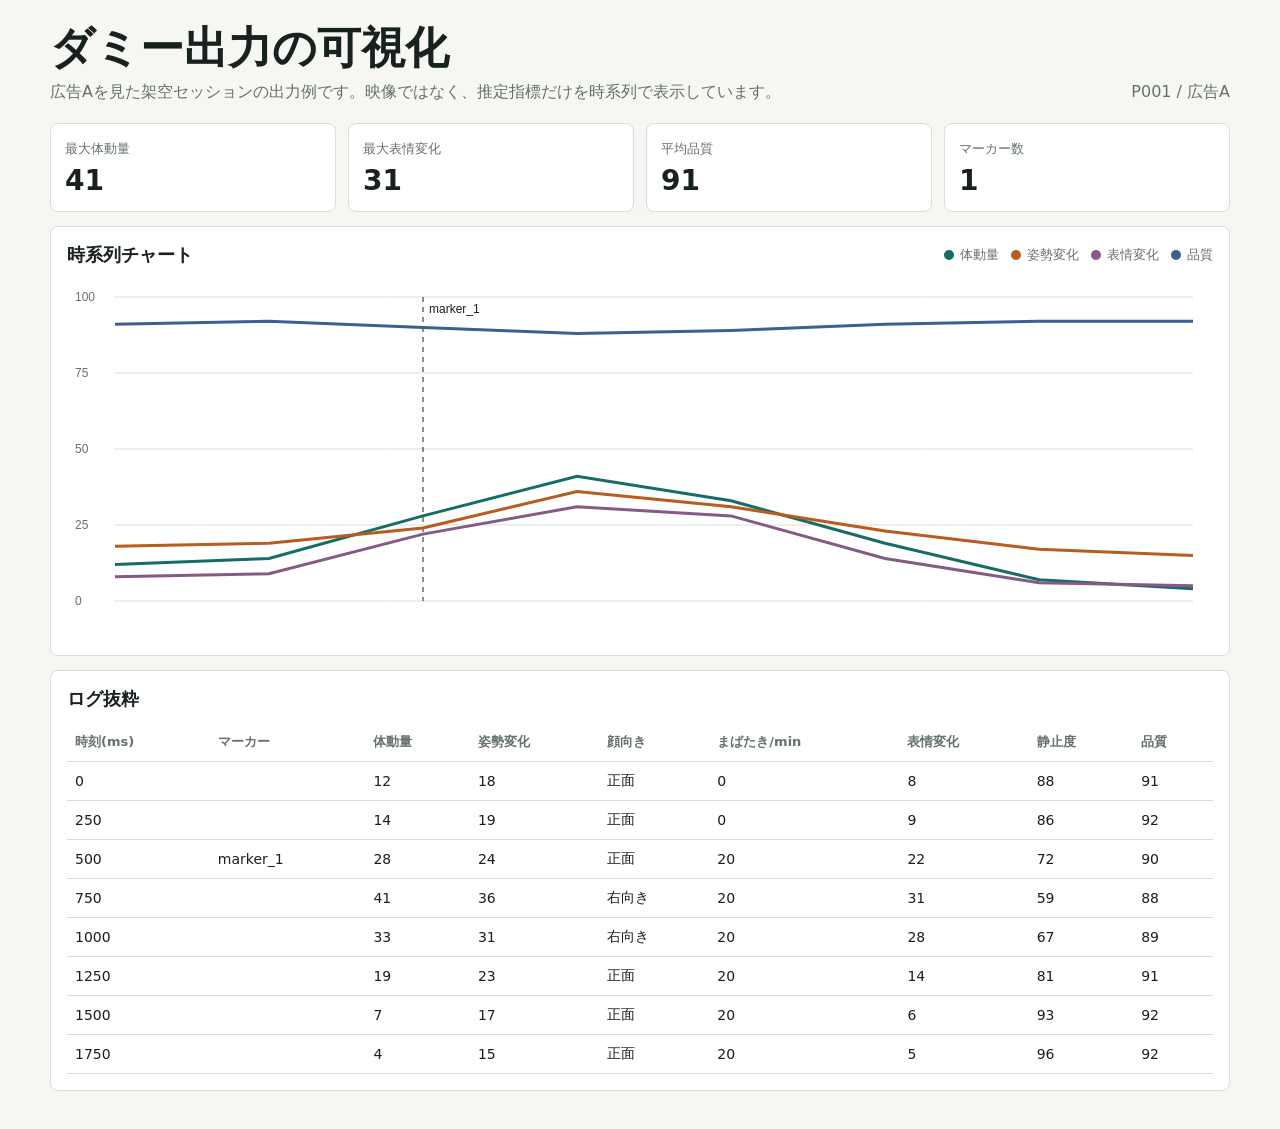
<file: sample-visualization.html>
<!doctype html>
<html lang="ja">
  <head>
    <meta charset="utf-8" />
    <meta name="viewport" content="width=device-width, initial-scale=1" />
    <title>ダミー出力の可視化</title>
    <style>
      :root {
        --bg: #f6f7f3;
        --ink: #17211d;
        --muted: #65716b;
        --line: #d7ded8;
        --panel: #ffffff;
        --teal: #176c64;
        --rust: #b85c1f;
        --blue: #3d5f91;
        --plum: #865a87;
      }

      * {
        box-sizing: border-box;
      }

      body {
        margin: 0;
        color: var(--ink);
        background: var(--bg);
        font-family: "Yu Gothic UI", "Meiryo", system-ui, sans-serif;
      }

      main {
        width: min(1180px, calc(100vw - 28px));
        margin: 0 auto;
        padding: 24px 0;
      }

      header {
        display: flex;
        align-items: end;
        justify-content: space-between;
        gap: 20px;
        margin-bottom: 18px;
      }

      h1 {
        margin: 0 0 6px;
        font-size: clamp(28px, 4vw, 44px);
        line-height: 1.08;
        letter-spacing: 0;
      }

      p {
        margin: 0;
        color: var(--muted);
        line-height: 1.7;
      }

      .grid {
        display: grid;
        grid-template-columns: repeat(4, minmax(0, 1fr));
        gap: 12px;
        margin-bottom: 14px;
      }

      .card,
      .panel {
        border: 1px solid var(--line);
        border-radius: 8px;
        background: var(--panel);
      }

      .card {
        padding: 14px;
      }

      .card span,
      th {
        color: var(--muted);
        font-size: 13px;
      }

      .card strong {
        display: block;
        margin-top: 6px;
        font-size: 28px;
      }

      .panel {
        padding: 16px;
        margin-bottom: 14px;
      }

      .panel-head {
        display: flex;
        align-items: center;
        justify-content: space-between;
        gap: 16px;
        margin-bottom: 12px;
      }

      h2 {
        margin: 0;
        font-size: 18px;
      }

      .legend {
        display: flex;
        flex-wrap: wrap;
        gap: 12px;
        color: var(--muted);
        font-size: 13px;
      }

      .legend span {
        display: inline-flex;
        align-items: center;
        gap: 6px;
      }

      .dot {
        width: 10px;
        height: 10px;
        border-radius: 50%;
        background: var(--teal);
      }

      .chart-wrap {
        height: 360px;
      }

      canvas {
        width: 100%;
        height: 100%;
      }

      table {
        width: 100%;
        border-collapse: collapse;
        font-size: 14px;
      }

      th,
      td {
        border-bottom: 1px solid var(--line);
        padding: 10px 8px;
        text-align: left;
        white-space: nowrap;
      }

      .table-wrap {
        overflow-x: auto;
      }

      @media (max-width: 780px) {
        header {
          display: block;
        }

        .grid {
          grid-template-columns: repeat(2, minmax(0, 1fr));
        }
      }
    </style>
  </head>
  <body>
    <main>
      <header>
        <div>
          <h1>ダミー出力の可視化</h1>
          <p>広告Aを見た架空セッションの出力例です。映像ではなく、推定指標だけを時系列で表示しています。</p>
        </div>
        <p id="sessionMeta"></p>
      </header>

      <section class="grid" aria-label="サマリー">
        <div class="card">
          <span>最大体動量</span>
          <strong id="maxMotion">--</strong>
        </div>
        <div class="card">
          <span>最大表情変化</span>
          <strong id="maxFaceMove">--</strong>
        </div>
        <div class="card">
          <span>平均品質</span>
          <strong id="avgQuality">--</strong>
        </div>
        <div class="card">
          <span>マーカー数</span>
          <strong id="markerCount">--</strong>
        </div>
      </section>

      <section class="panel">
        <div class="panel-head">
          <h2>時系列チャート</h2>
          <div class="legend">
            <span><i class="dot" style="background: var(--teal)"></i>体動量</span>
            <span><i class="dot" style="background: var(--rust)"></i>姿勢変化</span>
            <span><i class="dot" style="background: var(--plum)"></i>表情変化</span>
            <span><i class="dot" style="background: var(--blue)"></i>品質</span>
          </div>
        </div>
        <div class="chart-wrap">
          <canvas id="chart" width="1120" height="360"></canvas>
        </div>
      </section>

      <section class="panel">
        <div class="panel-head">
          <h2>ログ抜粋</h2>
        </div>
        <div class="table-wrap">
          <table>
            <thead>
              <tr>
                <th>時刻(ms)</th>
                <th>マーカー</th>
                <th>体動量</th>
                <th>姿勢変化</th>
                <th>顔向き</th>
                <th>まばたき/min</th>
                <th>表情変化</th>
                <th>静止度</th>
                <th>品質</th>
              </tr>
            </thead>
            <tbody id="logRows"></tbody>
          </table>
        </div>
      </section>
    </main>

    <script>
      const rows = [
        { timestamp_ms: 0, participant_id: "P001", stimulus_name: "広告A", marker: "", standard_motion_intensity: 12, standard_posture_change: 18, standard_head_pose_label: "正面", standard_blink_rate_per_min: 0, exploratory_facial_movement_intensity: 8, exploratory_stillness: 88, quality_score: 91 },
        { timestamp_ms: 250, participant_id: "P001", stimulus_name: "広告A", marker: "", standard_motion_intensity: 14, standard_posture_change: 19, standard_head_pose_label: "正面", standard_blink_rate_per_min: 0, exploratory_facial_movement_intensity: 9, exploratory_stillness: 86, quality_score: 92 },
        { timestamp_ms: 500, participant_id: "P001", stimulus_name: "広告A", marker: "marker_1", standard_motion_intensity: 28, standard_posture_change: 24, standard_head_pose_label: "正面", standard_blink_rate_per_min: 20, exploratory_facial_movement_intensity: 22, exploratory_stillness: 72, quality_score: 90 },
        { timestamp_ms: 750, participant_id: "P001", stimulus_name: "広告A", marker: "", standard_motion_intensity: 41, standard_posture_change: 36, standard_head_pose_label: "右向き", standard_blink_rate_per_min: 20, exploratory_facial_movement_intensity: 31, exploratory_stillness: 59, quality_score: 88 },
        { timestamp_ms: 1000, participant_id: "P001", stimulus_name: "広告A", marker: "", standard_motion_intensity: 33, standard_posture_change: 31, standard_head_pose_label: "右向き", standard_blink_rate_per_min: 20, exploratory_facial_movement_intensity: 28, exploratory_stillness: 67, quality_score: 89 },
        { timestamp_ms: 1250, participant_id: "P001", stimulus_name: "広告A", marker: "", standard_motion_intensity: 19, standard_posture_change: 23, standard_head_pose_label: "正面", standard_blink_rate_per_min: 20, exploratory_facial_movement_intensity: 14, exploratory_stillness: 81, quality_score: 91 },
        { timestamp_ms: 1500, participant_id: "P001", stimulus_name: "広告A", marker: "", standard_motion_intensity: 7, standard_posture_change: 17, standard_head_pose_label: "正面", standard_blink_rate_per_min: 20, exploratory_facial_movement_intensity: 6, exploratory_stillness: 93, quality_score: 92 },
        { timestamp_ms: 1750, participant_id: "P001", stimulus_name: "広告A", marker: "", standard_motion_intensity: 4, standard_posture_change: 15, standard_head_pose_label: "正面", standard_blink_rate_per_min: 20, exploratory_facial_movement_intensity: 5, exploratory_stillness: 96, quality_score: 92 },
      ];

      const series = [
        { key: "standard_motion_intensity", color: "#176c64" },
        { key: "standard_posture_change", color: "#b85c1f" },
        { key: "exploratory_facial_movement_intensity", color: "#865a87" },
        { key: "quality_score", color: "#3d5f91" },
      ];

      function max(key) {
        return Math.max(...rows.map((row) => row[key]));
      }

      function average(key) {
        return Math.round(rows.reduce((sum, row) => sum + row[key], 0) / rows.length);
      }

      document.getElementById("sessionMeta").textContent = `${rows[0].participant_id} / ${rows[0].stimulus_name}`;
      document.getElementById("maxMotion").textContent = max("standard_motion_intensity");
      document.getElementById("maxFaceMove").textContent = max("exploratory_facial_movement_intensity");
      document.getElementById("avgQuality").textContent = average("quality_score");
      document.getElementById("markerCount").textContent = rows.filter((row) => row.marker).length;

      document.getElementById("logRows").innerHTML = rows
        .map(
          (row) => `
            <tr>
              <td>${row.timestamp_ms}</td>
              <td>${row.marker || ""}</td>
              <td>${row.standard_motion_intensity}</td>
              <td>${row.standard_posture_change}</td>
              <td>${row.standard_head_pose_label}</td>
              <td>${row.standard_blink_rate_per_min}</td>
              <td>${row.exploratory_facial_movement_intensity}</td>
              <td>${row.exploratory_stillness}</td>
              <td>${row.quality_score}</td>
            </tr>
          `,
        )
        .join("");

      function drawChart() {
        const canvas = document.getElementById("chart");
        const ctx = canvas.getContext("2d");
        const rect = canvas.getBoundingClientRect();
        const dpr = window.devicePixelRatio || 1;
        canvas.width = Math.round(rect.width * dpr);
        canvas.height = Math.round(rect.height * dpr);
        const w = canvas.width;
        const h = canvas.height;
        const pad = { left: 48 * dpr, right: 20 * dpr, top: 18 * dpr, bottom: 38 * dpr };
        const chartW = w - pad.left - pad.right;
        const chartH = h - pad.top - pad.bottom;
        const minT = rows[0].timestamp_ms;
        const maxT = rows[rows.length - 1].timestamp_ms;

        ctx.clearRect(0, 0, w, h);
        ctx.fillStyle = "#ffffff";
        ctx.fillRect(0, 0, w, h);
        ctx.strokeStyle = "#d7ded8";
        ctx.lineWidth = dpr;
        ctx.fillStyle = "#65716b";
        ctx.font = `${12 * dpr}px sans-serif`;

        for (let i = 0; i <= 4; i += 1) {
          const y = pad.top + chartH * (i / 4);
          ctx.beginPath();
          ctx.moveTo(pad.left, y);
          ctx.lineTo(w - pad.right, y);
          ctx.stroke();
          ctx.fillText(String(100 - i * 25), 8 * dpr, y + 4 * dpr);
        }

        for (const row of rows.filter((item) => item.marker)) {
          const x = pad.left + ((row.timestamp_ms - minT) / (maxT - minT)) * chartW;
          ctx.strokeStyle = "#17211d";
          ctx.setLineDash([5 * dpr, 5 * dpr]);
          ctx.beginPath();
          ctx.moveTo(x, pad.top);
          ctx.lineTo(x, pad.top + chartH);
          ctx.stroke();
          ctx.setLineDash([]);
          ctx.fillStyle = "#17211d";
          ctx.fillText(row.marker, x + 6 * dpr, pad.top + 16 * dpr);
        }

        for (const item of series) {
          ctx.strokeStyle = item.color;
          ctx.lineWidth = 3 * dpr;
          ctx.beginPath();
          rows.forEach((row, index) => {
            const x = pad.left + ((row.timestamp_ms - minT) / (maxT - minT)) * chartW;
            const y = pad.top + chartH - (row[item.key] / 100) * chartH;
            if (index === 0) ctx.moveTo(x, y);
            else ctx.lineTo(x, y);
          });
          ctx.stroke();
        }
      }

      drawChart();
      window.addEventListener("resize", drawChart);
    </script>
  </body>
</html>
</file>
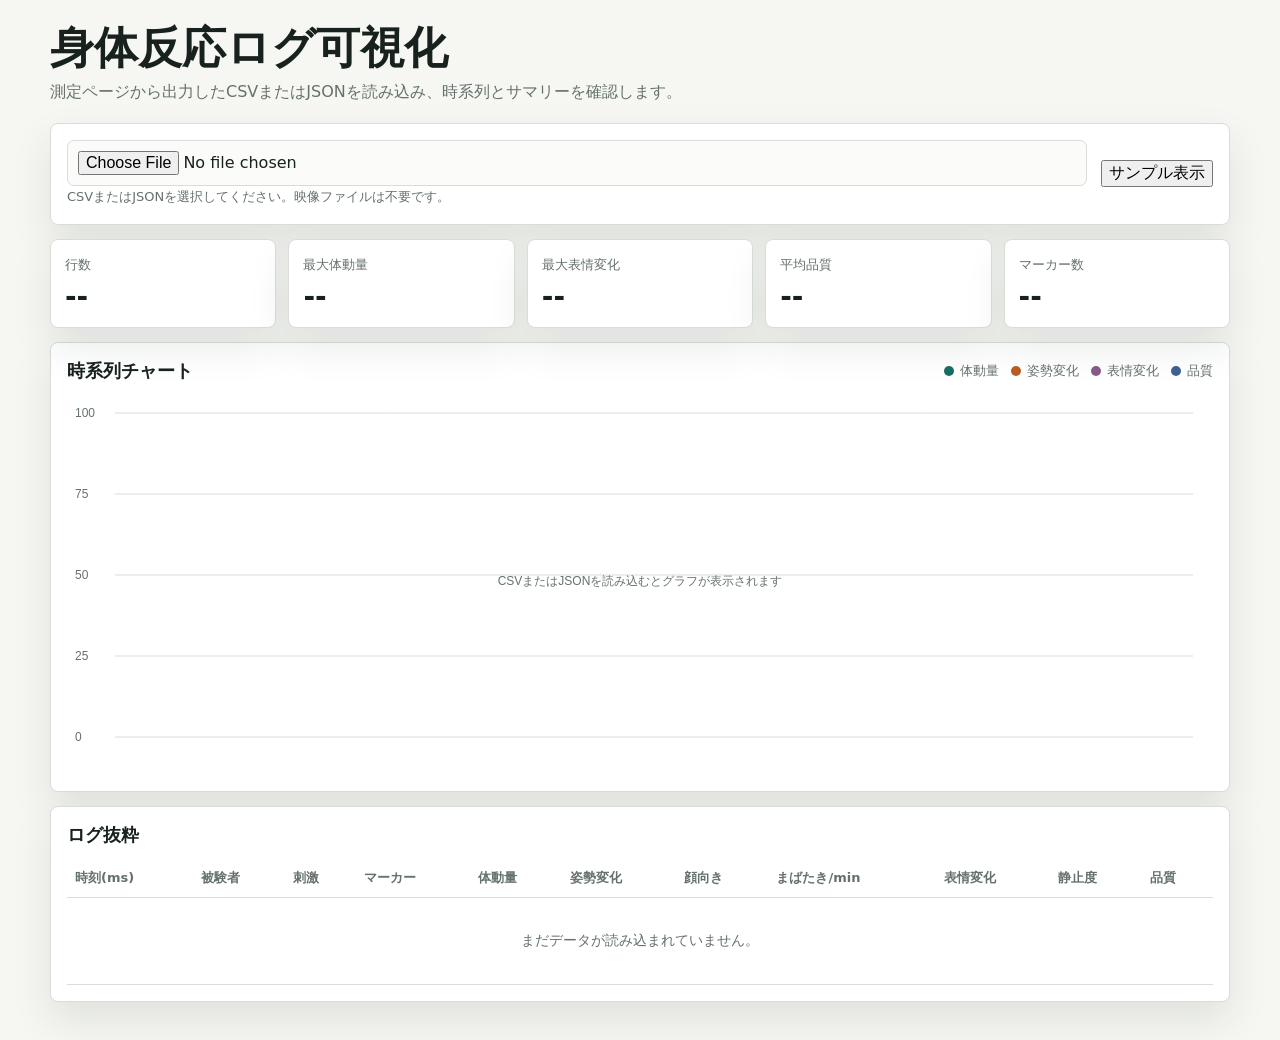
<file: visualizer.html>
<!doctype html>
<html lang="ja">
  <head>
    <meta charset="utf-8" />
    <meta name="viewport" content="width=device-width, initial-scale=1" />
    <title>身体反応ログ可視化</title>
    <style>
      :root {
        --bg: #f6f7f3;
        --ink: #17211d;
        --muted: #65716b;
        --line: #d7ded8;
        --panel: #ffffff;
        --teal: #176c64;
        --rust: #b85c1f;
        --blue: #3d5f91;
        --plum: #865a87;
        --green: #23824e;
        --warning: #b85c1f;
        --shadow: 0 18px 40px rgba(31, 44, 38, 0.1);
      }

      * {
        box-sizing: border-box;
      }

      body {
        margin: 0;
        color: var(--ink);
        background: var(--bg);
        font-family: "Yu Gothic UI", "Meiryo", system-ui, sans-serif;
      }

      main {
        width: min(1180px, calc(100vw - 28px));
        margin: 0 auto;
        padding: 24px 0;
      }

      header {
        display: flex;
        align-items: end;
        justify-content: space-between;
        gap: 20px;
        margin-bottom: 18px;
      }

      h1 {
        margin: 0 0 6px;
        font-size: clamp(28px, 4vw, 44px);
        line-height: 1.08;
        letter-spacing: 0;
      }

      h2 {
        margin: 0;
        font-size: 18px;
      }

      p {
        margin: 0;
        color: var(--muted);
        line-height: 1.7;
      }

      button,
      input {
        font: inherit;
      }

      .panel,
      .card {
        border: 1px solid var(--line);
        border-radius: 8px;
        background: var(--panel);
        box-shadow: var(--shadow);
      }

      .panel {
        padding: 16px;
        margin-bottom: 14px;
      }

      .upload-panel {
        display: grid;
        grid-template-columns: minmax(0, 1fr) auto;
        align-items: center;
        gap: 14px;
      }

      .file-input {
        width: 100%;
        border: 1px solid var(--line);
        border-radius: 7px;
        padding: 10px;
        background: #fbfcfa;
      }

      .status {
        color: var(--muted);
        font-size: 13px;
      }

      .grid {
        display: grid;
        grid-template-columns: repeat(5, minmax(0, 1fr));
        gap: 12px;
        margin-bottom: 14px;
      }

      .card {
        padding: 14px;
      }

      .card span,
      th {
        color: var(--muted);
        font-size: 13px;
      }

      .card strong {
        display: block;
        margin-top: 6px;
        font-size: 28px;
      }

      .panel-head {
        display: flex;
        align-items: center;
        justify-content: space-between;
        gap: 16px;
        margin-bottom: 12px;
      }

      .legend {
        display: flex;
        flex-wrap: wrap;
        gap: 12px;
        color: var(--muted);
        font-size: 13px;
      }

      .legend span {
        display: inline-flex;
        align-items: center;
        gap: 6px;
      }

      .dot {
        width: 10px;
        height: 10px;
        border-radius: 50%;
        background: var(--teal);
      }

      .chart-wrap {
        height: 380px;
      }

      canvas {
        width: 100%;
        height: 100%;
      }

      table {
        width: 100%;
        border-collapse: collapse;
        font-size: 14px;
      }

      th,
      td {
        border-bottom: 1px solid var(--line);
        padding: 10px 8px;
        text-align: left;
        white-space: nowrap;
      }

      .table-wrap {
        overflow-x: auto;
      }

      .empty {
        padding: 34px;
        text-align: center;
        color: var(--muted);
      }

      @media (max-width: 880px) {
        header,
        .upload-panel {
          display: block;
        }

        .grid {
          grid-template-columns: repeat(2, minmax(0, 1fr));
        }
      }
    </style>
  </head>
  <body>
    <main>
      <header>
        <div>
          <h1>身体反応ログ可視化</h1>
          <p>測定ページから出力したCSVまたはJSONを読み込み、時系列とサマリーを確認します。</p>
        </div>
        <p id="sessionMeta"></p>
      </header>

      <section class="panel upload-panel">
        <div>
          <input id="fileInput" class="file-input" type="file" accept=".csv,.json,text/csv,application/json" />
          <p id="loadStatus" class="status">CSVまたはJSONを選択してください。映像ファイルは不要です。</p>
        </div>
        <button id="loadSampleButton" type="button">サンプル表示</button>
      </section>

      <section class="grid" aria-label="サマリー">
        <div class="card">
          <span>行数</span>
          <strong id="rowCount">--</strong>
        </div>
        <div class="card">
          <span>最大体動量</span>
          <strong id="maxMotion">--</strong>
        </div>
        <div class="card">
          <span>最大表情変化</span>
          <strong id="maxFaceMove">--</strong>
        </div>
        <div class="card">
          <span>平均品質</span>
          <strong id="avgQuality">--</strong>
        </div>
        <div class="card">
          <span>マーカー数</span>
          <strong id="markerCount">--</strong>
        </div>
      </section>

      <section class="panel">
        <div class="panel-head">
          <h2>時系列チャート</h2>
          <div class="legend">
            <span><i class="dot" style="background: var(--teal)"></i>体動量</span>
            <span><i class="dot" style="background: var(--rust)"></i>姿勢変化</span>
            <span><i class="dot" style="background: var(--plum)"></i>表情変化</span>
            <span><i class="dot" style="background: var(--blue)"></i>品質</span>
          </div>
        </div>
        <div class="chart-wrap">
          <canvas id="chart" width="1120" height="380"></canvas>
        </div>
      </section>

      <section class="panel">
        <div class="panel-head">
          <h2>ログ抜粋</h2>
        </div>
        <div class="table-wrap">
          <table>
            <thead>
              <tr>
                <th>時刻(ms)</th>
                <th>被験者</th>
                <th>刺激</th>
                <th>マーカー</th>
                <th>体動量</th>
                <th>姿勢変化</th>
                <th>顔向き</th>
                <th>まばたき/min</th>
                <th>表情変化</th>
                <th>静止度</th>
                <th>品質</th>
              </tr>
            </thead>
            <tbody id="logRows">
              <tr>
                <td class="empty" colspan="11">まだデータが読み込まれていません。</td>
              </tr>
            </tbody>
          </table>
        </div>
      </section>
    </main>

    <script>
      const sampleRows = [
        { timestamp_ms: 0, participant_id: "P001", stimulus_name: "広告A", marker: "", standard_motion_intensity: 12, standard_posture_change: 18, standard_head_pose_label: "正面", standard_blink_rate_per_min: 0, exploratory_facial_movement_intensity: 8, exploratory_stillness: 88, quality_score: 91 },
        { timestamp_ms: 250, participant_id: "P001", stimulus_name: "広告A", marker: "", standard_motion_intensity: 14, standard_posture_change: 19, standard_head_pose_label: "正面", standard_blink_rate_per_min: 0, exploratory_facial_movement_intensity: 9, exploratory_stillness: 86, quality_score: 92 },
        { timestamp_ms: 500, participant_id: "P001", stimulus_name: "広告A", marker: "marker_1", standard_motion_intensity: 28, standard_posture_change: 24, standard_head_pose_label: "正面", standard_blink_rate_per_min: 20, exploratory_facial_movement_intensity: 22, exploratory_stillness: 72, quality_score: 90 },
        { timestamp_ms: 750, participant_id: "P001", stimulus_name: "広告A", marker: "", standard_motion_intensity: 41, standard_posture_change: 36, standard_head_pose_label: "右向き", standard_blink_rate_per_min: 20, exploratory_facial_movement_intensity: 31, exploratory_stillness: 59, quality_score: 88 },
        { timestamp_ms: 1000, participant_id: "P001", stimulus_name: "広告A", marker: "", standard_motion_intensity: 33, standard_posture_change: 31, standard_head_pose_label: "右向き", standard_blink_rate_per_min: 20, exploratory_facial_movement_intensity: 28, exploratory_stillness: 67, quality_score: 89 },
        { timestamp_ms: 1250, participant_id: "P001", stimulus_name: "広告A", marker: "", standard_motion_intensity: 19, standard_posture_change: 23, standard_head_pose_label: "正面", standard_blink_rate_per_min: 20, exploratory_facial_movement_intensity: 14, exploratory_stillness: 81, quality_score: 91 },
        { timestamp_ms: 1500, participant_id: "P001", stimulus_name: "広告A", marker: "", standard_motion_intensity: 7, standard_posture_change: 17, standard_head_pose_label: "正面", standard_blink_rate_per_min: 20, exploratory_facial_movement_intensity: 6, exploratory_stillness: 93, quality_score: 92 },
        { timestamp_ms: 1750, participant_id: "P001", stimulus_name: "広告A", marker: "", standard_motion_intensity: 4, standard_posture_change: 15, standard_head_pose_label: "正面", standard_blink_rate_per_min: 20, exploratory_facial_movement_intensity: 5, exploratory_stillness: 96, quality_score: 92 },
      ];

      const state = { rows: [] };
      const series = [
        { key: "standard_motion_intensity", color: "#176c64" },
        { key: "standard_posture_change", color: "#b85c1f" },
        { key: "exploratory_facial_movement_intensity", color: "#865a87" },
        { key: "quality_score", color: "#3d5f91" },
      ];

      document.getElementById("fileInput").addEventListener("change", loadFile);
      document.getElementById("loadSampleButton").addEventListener("click", () => render(sampleRows, "サンプルデータ"));
      window.addEventListener("resize", () => drawChart(state.rows));
      drawChart([]);

      async function loadFile(event) {
        const file = event.target.files?.[0];
        if (!file) return;
        const text = await file.text();
        const rows = file.name.toLowerCase().endsWith(".json") ? JSON.parse(text) : parseCsv(text);
        render(rows, file.name);
      }

      function render(rows, sourceName) {
        state.rows = rows.map(normalizeRow);
        document.getElementById("loadStatus").textContent = `${sourceName}: ${state.rows.length}行を読み込みました。`;
        updateSummary(state.rows);
        renderTable(state.rows);
        drawChart(state.rows);
      }

      function normalizeRow(row) {
        const numericKeys = [
          "timestamp_ms",
          "standard_motion_intensity",
          "standard_posture_change",
          "standard_blink_rate_per_min",
          "exploratory_facial_movement_intensity",
          "exploratory_stillness",
          "quality_score",
        ];
        const normalized = { ...row };
        for (const key of numericKeys) {
          normalized[key] = Number(normalized[key] || 0);
        }
        return normalized;
      }

      function updateSummary(rows) {
        const first = rows[0] || {};
        document.getElementById("sessionMeta").textContent = rows.length ? `${first.participant_id || "-"} / ${first.stimulus_name || "-"}` : "";
        document.getElementById("rowCount").textContent = rows.length || "--";
        document.getElementById("maxMotion").textContent = rows.length ? max(rows, "standard_motion_intensity") : "--";
        document.getElementById("maxFaceMove").textContent = rows.length ? max(rows, "exploratory_facial_movement_intensity") : "--";
        document.getElementById("avgQuality").textContent = rows.length ? average(rows, "quality_score") : "--";
        document.getElementById("markerCount").textContent = rows.length ? rows.filter((row) => row.marker).length : "--";
      }

      function renderTable(rows) {
        const body = document.getElementById("logRows");
        if (!rows.length) {
          body.innerHTML = '<tr><td class="empty" colspan="11">まだデータが読み込まれていません。</td></tr>';
          return;
        }
        body.innerHTML = rows
          .slice(0, 120)
          .map(
            (row) => `
              <tr>
                <td>${row.timestamp_ms}</td>
                <td>${escapeHtml(row.participant_id || "")}</td>
                <td>${escapeHtml(row.stimulus_name || "")}</td>
                <td>${escapeHtml(row.marker || "")}</td>
                <td>${row.standard_motion_intensity}</td>
                <td>${row.standard_posture_change}</td>
                <td>${escapeHtml(row.standard_head_pose_label || "")}</td>
                <td>${row.standard_blink_rate_per_min}</td>
                <td>${row.exploratory_facial_movement_intensity}</td>
                <td>${row.exploratory_stillness}</td>
                <td>${row.quality_score}</td>
              </tr>
            `,
          )
          .join("");
      }

      function drawChart(rows) {
        const canvas = document.getElementById("chart");
        const ctx = canvas.getContext("2d");
        const rect = canvas.getBoundingClientRect();
        const dpr = window.devicePixelRatio || 1;
        canvas.width = Math.round(rect.width * dpr);
        canvas.height = Math.round(rect.height * dpr);
        const w = canvas.width;
        const h = canvas.height;
        const pad = { left: 48 * dpr, right: 20 * dpr, top: 18 * dpr, bottom: 38 * dpr };
        const chartW = w - pad.left - pad.right;
        const chartH = h - pad.top - pad.bottom;

        ctx.clearRect(0, 0, w, h);
        ctx.fillStyle = "#ffffff";
        ctx.fillRect(0, 0, w, h);
        ctx.strokeStyle = "#d7ded8";
        ctx.lineWidth = dpr;
        ctx.fillStyle = "#65716b";
        ctx.font = `${12 * dpr}px sans-serif`;

        for (let i = 0; i <= 4; i += 1) {
          const y = pad.top + chartH * (i / 4);
          ctx.beginPath();
          ctx.moveTo(pad.left, y);
          ctx.lineTo(w - pad.right, y);
          ctx.stroke();
          ctx.fillText(String(100 - i * 25), 8 * dpr, y + 4 * dpr);
        }

        if (rows.length < 2) {
          ctx.fillStyle = "#65716b";
          ctx.textAlign = "center";
          ctx.fillText("CSVまたはJSONを読み込むとグラフが表示されます", w / 2, h / 2);
          ctx.textAlign = "left";
          return;
        }

        const minT = rows[0].timestamp_ms;
        const maxT = rows[rows.length - 1].timestamp_ms || 1;

        for (const row of rows.filter((item) => item.marker)) {
          const x = pad.left + ((row.timestamp_ms - minT) / Math.max(1, maxT - minT)) * chartW;
          ctx.strokeStyle = "#17211d";
          ctx.setLineDash([5 * dpr, 5 * dpr]);
          ctx.beginPath();
          ctx.moveTo(x, pad.top);
          ctx.lineTo(x, pad.top + chartH);
          ctx.stroke();
          ctx.setLineDash([]);
          ctx.fillStyle = "#17211d";
          ctx.fillText(row.marker, x + 6 * dpr, pad.top + 16 * dpr);
        }

        for (const item of series) {
          ctx.strokeStyle = item.color;
          ctx.lineWidth = 3 * dpr;
          ctx.beginPath();
          rows.forEach((row, index) => {
            const x = pad.left + ((row.timestamp_ms - minT) / Math.max(1, maxT - minT)) * chartW;
            const y = pad.top + chartH - (Number(row[item.key] || 0) / 100) * chartH;
            if (index === 0) ctx.moveTo(x, y);
            else ctx.lineTo(x, y);
          });
          ctx.stroke();
        }
      }

      function parseCsv(text) {
        const cleanText = text.replace(/^\uFEFF/, "");
        const rows = [];
        let current = "";
        let row = [];
        let insideQuote = false;

        for (let i = 0; i < cleanText.length; i += 1) {
          const char = cleanText[i];
          const next = cleanText[i + 1];
          if (char === '"' && insideQuote && next === '"') {
            current += '"';
            i += 1;
          } else if (char === '"') {
            insideQuote = !insideQuote;
          } else if (char === "," && !insideQuote) {
            row.push(current);
            current = "";
          } else if ((char === "\n" || char === "\r") && !insideQuote) {
            if (char === "\r" && next === "\n") i += 1;
            row.push(current);
            if (row.some((cell) => cell !== "")) rows.push(row);
            row = [];
            current = "";
          } else {
            current += char;
          }
        }
        row.push(current);
        if (row.some((cell) => cell !== "")) rows.push(row);

        const headers = rows.shift() || [];
        return rows.map((cells) => Object.fromEntries(headers.map((header, index) => [header, cells[index] ?? ""])));
      }

      function max(rows, key) {
        return Math.max(...rows.map((row) => Number(row[key] || 0)));
      }

      function average(rows, key) {
        return Math.round(rows.reduce((sum, row) => sum + Number(row[key] || 0), 0) / rows.length);
      }

      function escapeHtml(value) {
        return String(value).replace(/[&<>"']/g, (char) => ({
          "&": "&amp;",
          "<": "&lt;",
          ">": "&gt;",
          '"': "&quot;",
          "'": "&#039;",
        })[char]);
      }
    </script>
  </body>
</html>
</file>
